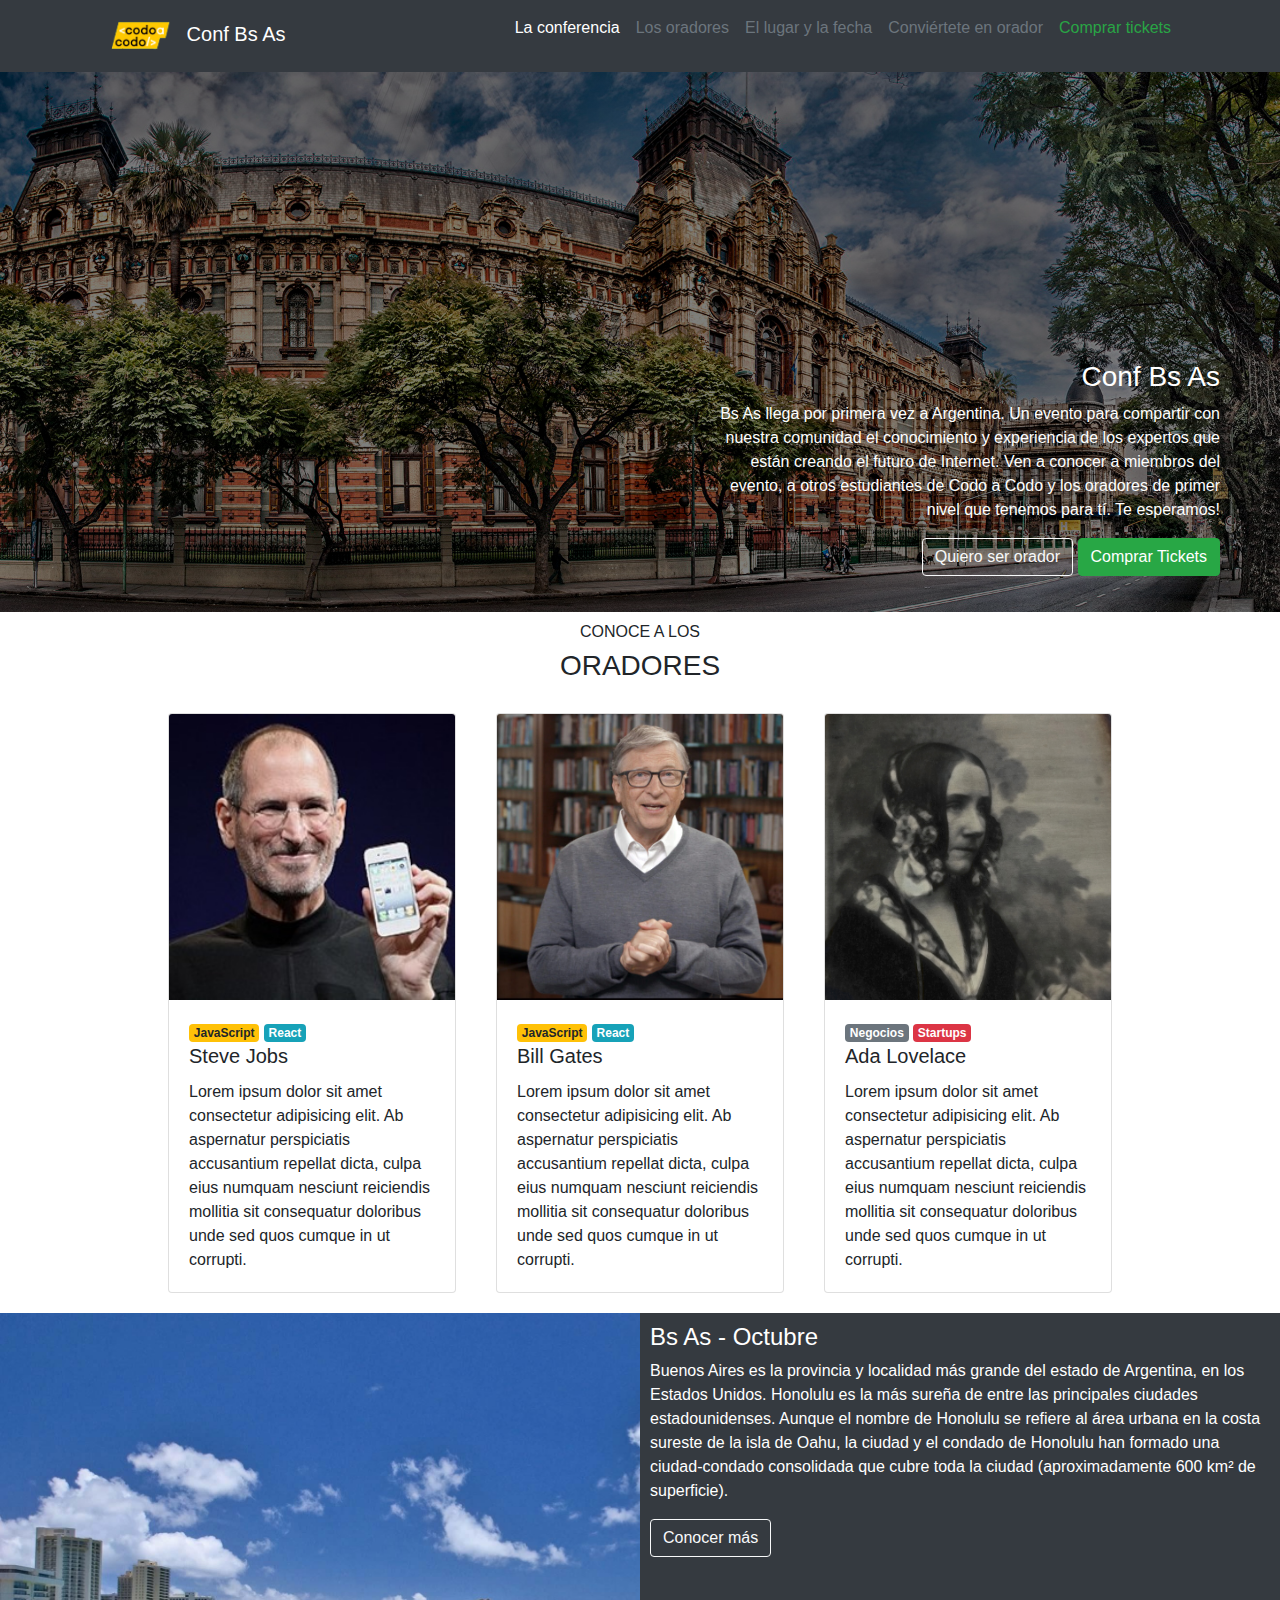
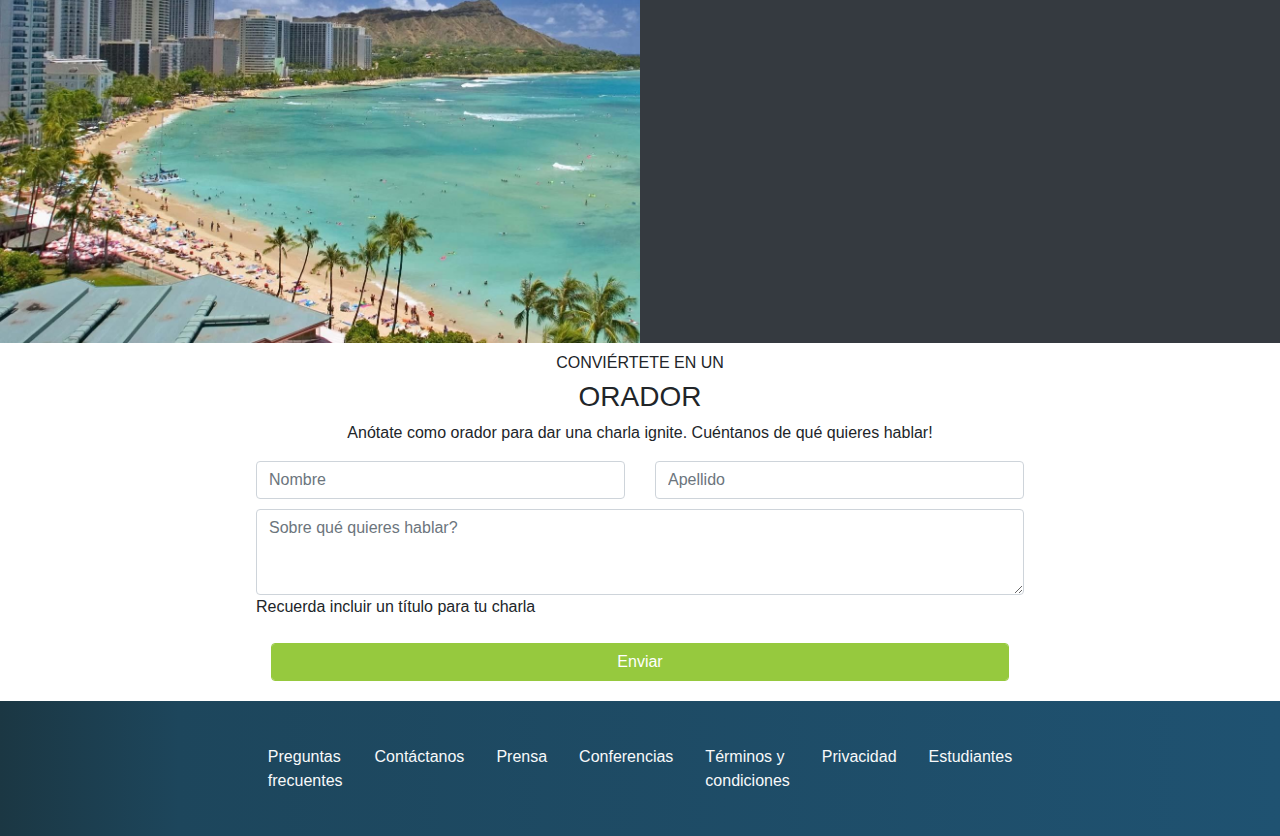
<file: index.html>
<!DOCTYPE html>
<html lang="en">
<head>
    <meta charset="UTF-8">
    <meta http-equiv="X-UA-Compatible" content="IE=edge">
    <meta name="viewport" content="width=device-width, initial-scale=1.0">
    <link rel="stylesheet" href="https://cdn.jsdelivr.net/npm/bootstrap@4.3.1/dist/css/bootstrap.min.css" integrity="sha384-ggOyR0iXCbMQv3Xipma34MD+dH/1fQ784/j6cY/iJTQUOhcWr7x9JvoRxT2MZw1T" crossorigin="anonymous">
    <link rel="stylesheet" type="text/css" href="estilos.css">
    <title>Conf Bs As</title>
</head>
<body>
    <header>
        <div class="container">
            <div class="row" id="cont_bloques" >
              <div class="col-sm-1 col-md-1 col-lg-3 " >
                <nav class="navbar navbar-light " >
                    <a class="navbar-brand " id="titulo_nav" href="#">
                      <img src=".\img\logocodoacodo.png" width="80" class="d-inline-block img-fluid " alt="">
                      <span> Conf Bs As</span>  
                    </a> 
                  </nav>
              </div>
              <div class="col-sm-11 col-md-11 col-lg-9" id="bloque_header_nav">
                <nav class="navbar navbar-expand-lg navbar-expand-md navbar-expand-sm navbar-light ">
                    <div class="collapse navbar-collapse" id="navbarNav">
                        <ul class="navbar-nav ml-auto" >
                            <li class="nav-item">
                                <a class="nav-link" id="link_confer" href="#confer">La conferencia</a>
                              </li>
                              <li class="nav-item">
                                <a class="nav-link text-secondary" href="#oradores">Los oradores</a>
                              </li>
                              <li class="nav-item">
                                <a class="nav-link text-secondary"  href="#lugar">El lugar y la fecha</a>
                              </li>
                              <li class="nav-item">
                                <a class="nav-link text-secondary" href="#inscrip">Conviértete en orador</a>
                              </li>
                              <li class="nav-item">
                                <a class="nav-link" id="link_tickets" href="tickets.html">Comprar tickets</a>
                              </li>
                        </ul>
                    </div>
                </nav>
                
              </div>
            </div>
        </div>
    </header>  

    <section id="confer">
        <div id="texto_section1">
            <h3>Conf Bs As</h3>
            <p>Bs As llega por primera vez a Argentina. Un evento para compartir con nuestra comunidad el conocimiento y experiencia de los expertos que están creando el futuro de Internet. Ven a conocer a miembros del evento, a otros estudiantes de Codo a Codo y los oradores de primer nivel que tenemos para tí. Te esperamos!</p>

            <a href="#inscrip"><button type="button" class="btn btn-outline-light">Quiero ser orador</button></a>
            <a href="tickets.html"><button type="button" class="btn btn-success">Comprar Tickets</button></a>
        </div>

    </section>

    <section id="oradores">
        <div class="titulos">
            <h6>CONOCE A LOS</h6>
            <h3>ORADORES</h3>
        </div>
    <div id="caja_tarjetas">
        <div class="card" style="width: 18rem;">
            <img src="./img/steve.jpg" class="card-img-top" alt="steve jobs orador bs as conf">
            <div class="card-body">
              <span class="badge badge-warning">JavaScript</span>
              <span class="badge badge-info">React</span>
              <h5 class="card-title">Steve Jobs</h5>
              <p class="card-text">Lorem ipsum dolor sit amet consectetur adipisicing elit. Ab aspernatur perspiciatis accusantium repellat dicta, culpa eius numquam nesciunt reiciendis mollitia sit consequatur doloribus unde sed quos cumque in ut corrupti.</p>
              
            </div>
          </div>
          <div class="card" style="width: 18rem;">
            <img src="./img/bill.jpg" class="card-img-top" alt="Bill Gates orador Bs AS Conf">
            <div class="card-body">
              <span class="badge badge-warning">JavaScript</span>
              <span class="badge badge-info">React</span>
              <h5 class="card-title">Bill Gates</h5>
              <p class="card-text">Lorem ipsum dolor sit amet consectetur adipisicing elit. Ab aspernatur perspiciatis accusantium repellat dicta, culpa eius numquam nesciunt reiciendis mollitia sit consequatur doloribus unde sed quos cumque in ut corrupti.</p>
             
            </div>
          </div>
          <div class="card" style="width: 18rem;">
            <img src="./img/ada.jpeg" class="card-img-top" alt="Ada Lovelace oradora Bs AS Conf">
            <div class="card-body">
              <span class="badge badge-secondary">Negocios</span>
              <span class="badge badge-danger">Startups</span>
              <h5 class="card-title">Ada Lovelace</h5>
              <p class="card-text">Lorem ipsum dolor sit amet consectetur adipisicing elit. Ab aspernatur perspiciatis accusantium repellat dicta, culpa eius numquam nesciunt reiciendis mollitia sit consequatur doloribus unde sed quos cumque in ut corrupti.</p>
              
            </div>
            </div>
        </div>

    </section>

    <section id="lugar">
        
            <div class="row" id="fila_grid">
              <div class="col-sm-6" id="column_izq">
                
              </div>
              <div class="col-sm-6" id="honolulu_info">
                  <h4>Bs As - Octubre</h4>
                  <p>Buenos Aires es la provincia y localidad más grande del estado de Argentina, en los Estados Unidos. Honolulu es la más sureña de entre las principales ciudades estadounidenses. Aunque el nombre de Honolulu se refiere al área urbana en la costa sureste de la isla de Oahu, la ciudad y el condado de Honolulu han formado una ciudad-condado consolidada que cubre toda la ciudad (aproximadamente 600 km² de superficie). </p> 
                  <a href=""><button type="button" class="btn btn-outline-light">Conocer más</button></a>             
              </div>
            </div>
      

    </section>

    <section id="inscrip">
        <div class="titulos">
            <h6>CONVIÉRTETE EN UN</h6>
            <h3>ORADOR</h3>
            <p>Anótate como orador para dar una charla ignite. Cuéntanos de qué quieres hablar!</p>
        </div>
        <div id="contenedor_formu">
            <form>
                <div class="row" id="fila_responsive">
                  <div class="col">
                    <input type="text" class="form-control" placeholder="Nombre" maxlength="40" required>
                  </div>
                  <div class="col">
                    <input type="text" class="form-control" placeholder="Apellido" maxlength="40" required>
                  </div>
                </div>
                <div class="form-group">
                    <textarea class="form-control" id="exampleFormControlTextarea1" placeholder="Sobre qué quieres hablar?" rows="3" required></textarea>
                    <label for="exampleFormControlTextarea1">Recuerda incluir un título para tu charla</label>
                </div>
                <div class="col-12">
                    <button class="btn btn-primary form-control" id="boton_form" type="submit">Enviar</button>
                </div>
              </form>
        </div>
           
    </section> 

    
    <footer>
        <ul class="nav mx-auto gap-auto">
            <li class="nav-item">
                <a class="nav-link text-light" href="#">Preguntas frecuentes</a>
            </li>
            <li class="nav-item">
                <a class="nav-link text-light" href="#">Contáctanos</a>
            </li>
            <li class="nav-item">
                <a class="nav-link text-light" href="#">Prensa</a>
            </li>
            <li class="nav-item">
                <a class="nav-link text-light" href="#">Conferencias</a>
            </li>
            <li class="nav-item">
                <a class="nav-link text-light" href="#">Términos y condiciones</a>
            </li>
            <li class="nav-item">
                <a class="nav-link text-light" href="#">Privacidad</a>
            </li>
            <li class="nav-item">
                <a class="nav-link text-light" href="#">Estudiantes</a>
            </li>
          </ul>
    </footer>
</body>
</html>
</file>
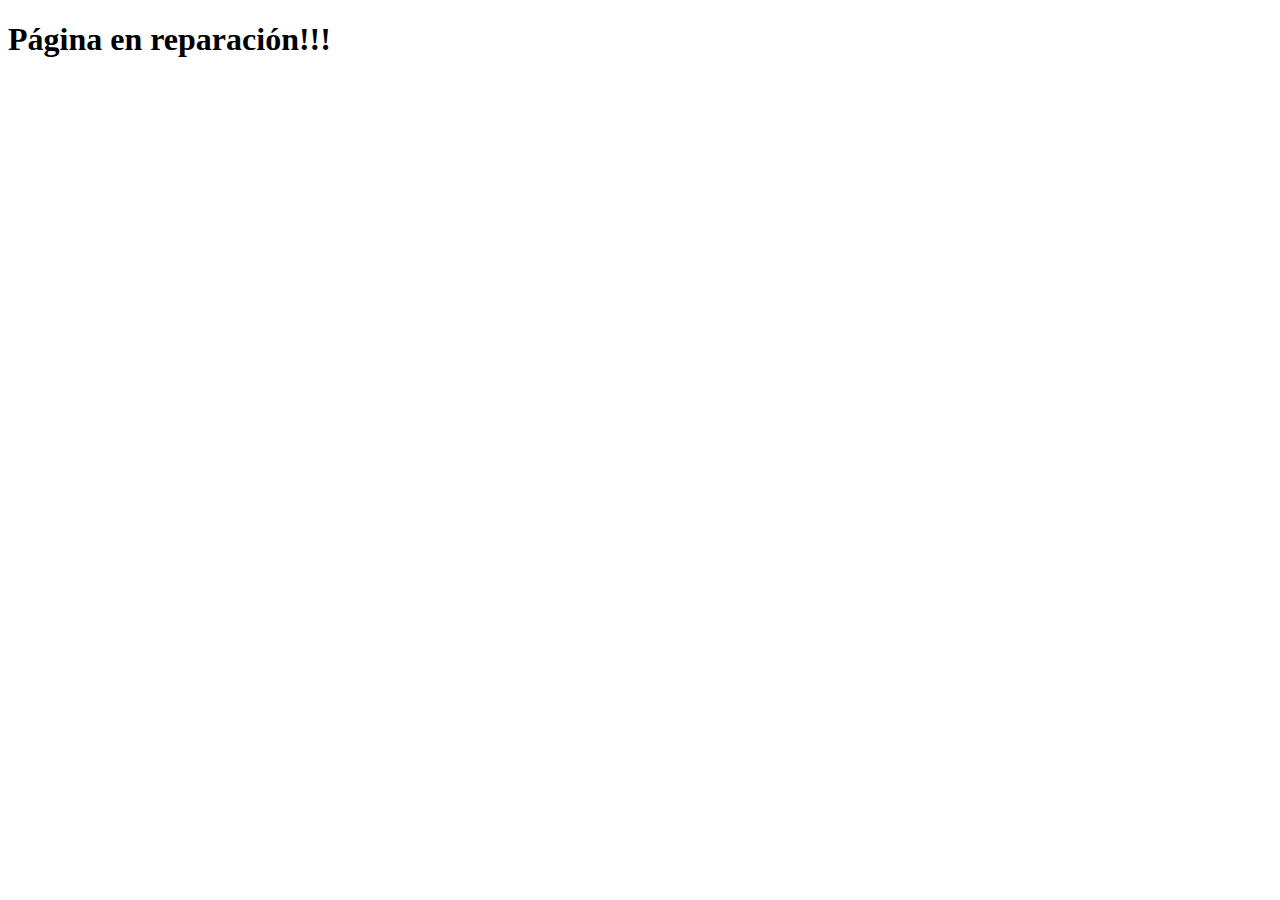
<file: tickets.html>
<!DOCTYPE html>
<html lang="en">
<head>
    <meta charset="UTF-8">
    <meta http-equiv="X-UA-Compatible" content="IE=edge">
    <meta name="viewport" content="width=device-width, initial-scale=1.0">
    <title>Comprá tus tickets</title>
</head>
<body>
    <h1>Página en reparación!!!</h1>
</body>
</html>
</file>
<file: estilos.css>
* {
    margin: 0;
    padding: 0;
    box-sizing: border-box;
    font-family: 'Lucida Sans', 'Lucida Sans Regular', 'Lucida Grande', 'Lucida Sans Unicode', Geneva, Verdana, sans-serif;
 }
 

header, section, footer {
	width: 100%;
	margin-left: auto;
	margin-right: auto;
}

header {
    background-color: rgb(53, 58 ,64);
    position: sticky;
    top: 0;
    z-index: 1000;

}


#titulo_nav, #link_confer{
    color: white;
}

#link_tickets {
    color: rgb(41,165,69);
}



#confer {
    height: 600px;
    background-image: linear-gradient(rgba(0, 0, 0, 0.5), rgba(0, 0, 0, 0.5)), url(./img/ba1.jpg);
    background-repeat: no-repeat;
    background-size: cover;
    vertical-align: middle;
     
}

#confer:before {    
    display: block;    
    content: "";    
    height: 60px;    
    margin: -60px  0  0;    
  }

#oradores:before {    
    display: block;    
    content: "";    
    height: 60px;    
    margin: -60px  0  0;    
  }

#lugar:before {    
    display: block;    
    content: "";    
    height: 60px;    
    margin: -60px  0  0;    
  }


#texto_section1 {
   
    width: 40%;
    height: auto;
    color: white;
    float: right;
    text-align: right;
    position: absolute;
    top: 40%;
    right: 60px;
     
}

.titulos {
    margin: 10px;
    text-align: center;
}

#caja_tarjetas {
    display: flex;
    justify-content: center;
}

.card {
    float: left;
    margin: 20px;
}

#fila_grid {
    margin: 0;
    height: 100%;
    
    
}

#column_izq {
    
    background-image: url(./img/honolulu.jpg);
    background-repeat: no-repeat;
    background-size: cover;
    
}


#honolulu_info {
    background-color: rgb(53, 58 ,64);
    padding: 10px;
    height: 70vh;
}

#honolulu_info h4 {
    color: white;
}

#honolulu_info p{
    color: white;
}

#contenedor_formu {
    width: 60%;
    margin: 0 auto;
}

#exampleFormControlTextarea1 {
    margin-top: 10px;
   
}

#boton_form {
   background-color: rgb(150, 201, 62);
   border-color:rgb(150, 201, 62); 
}

footer {
    height: 15vh;
    display: flex;
    align-items: center;
    margin-top: 20px;
    background: rgb(27,55,67);
    background: linear-gradient(90deg, rgba(27,55,67,1) 0%, rgba(29,70,92,1) 14%, rgba(31,82,113,1) 100%);

}

footer ul li a {
    width: min-content;
}

@media all and (min-width: 815px) and (max-width: 991px) {

span {
    display: none;
}

}

@media all and (min-width: 651px) and (max-width: 814px) {

span {
    display: none;
}

footer {
    display: block;
    height: auto;
}

footer ul li a {
    width: 15em;
}

#texto_section1 {
   
    width: 60%;
}

}

@media all and (min-width: 576px) and (max-width: 650px) {

    header {
        position: absolute;
    }

    span {
        display: none;
    }
    
    footer {
        display: block;
        height: auto;
    }
    
    footer ul li a {
        width: 15em;
    }
    
    #texto_section1 {
       
        width: 60%;
    }

    #honolulu_info p{
        font-size: smaller;
    }

}

@media all and (min-width: 200px) and (max-width: 575px) {

    header {
        position: absolute;
    }

    span {
        display: none;
    }
    
    footer {
        display: block;
        height: auto;
    }
    
    footer ul li a {
        width: 15em;
    }
    
    #texto_section1 {
       
        width: 80%;
        top:15%;
        right: 30px;
    }

    #honolulu_info {
        background-image: linear-gradient(rgba(0, 0, 0, 0.5), rgba(0, 0, 0, 0.5)), url(./img/honolulu.jpg);
        background-repeat: no-repeat;
        background-size: cover;
    }

    #honolulu_info p {
        font-size: smaller;
    }

    #contenedor_formu {
        width: 90%;
    }

    #fila_responsive {
        display: block;
    }

    #caja_tarjetas {
        display: inline-block;
    }
}

@media all and (max-width: 265px) {

    header {
        position: absolute;
    }

    span {
        display: none;
    }
    
    footer {
        display: block;
        height: auto;
    }
    
    footer ul li a {
        width: 15em;
    }
    
    #texto_section1 {
       
        width: 100%;
        top:15%;
        right: 0;
        text-align: center;
        position: absolute;
    }

    #texto_section1 a{
        display: none;
    }

    #honolulu_info {
        background-image: linear-gradient(rgba(0, 0, 0, 0.5), rgba(0, 0, 0, 0.5)), url(./img/honolulu.jpg);
        background-repeat: no-repeat;
        background-size: cover;
    }

    #honolulu_info p {
        font-size: smaller;
    }

    #contenedor_formu {
        width: 90%;
    }

    #fila_responsive {
        display: block;
    }

    #caja_tarjetas {
        display: inline-block;
    }
}
</file>
